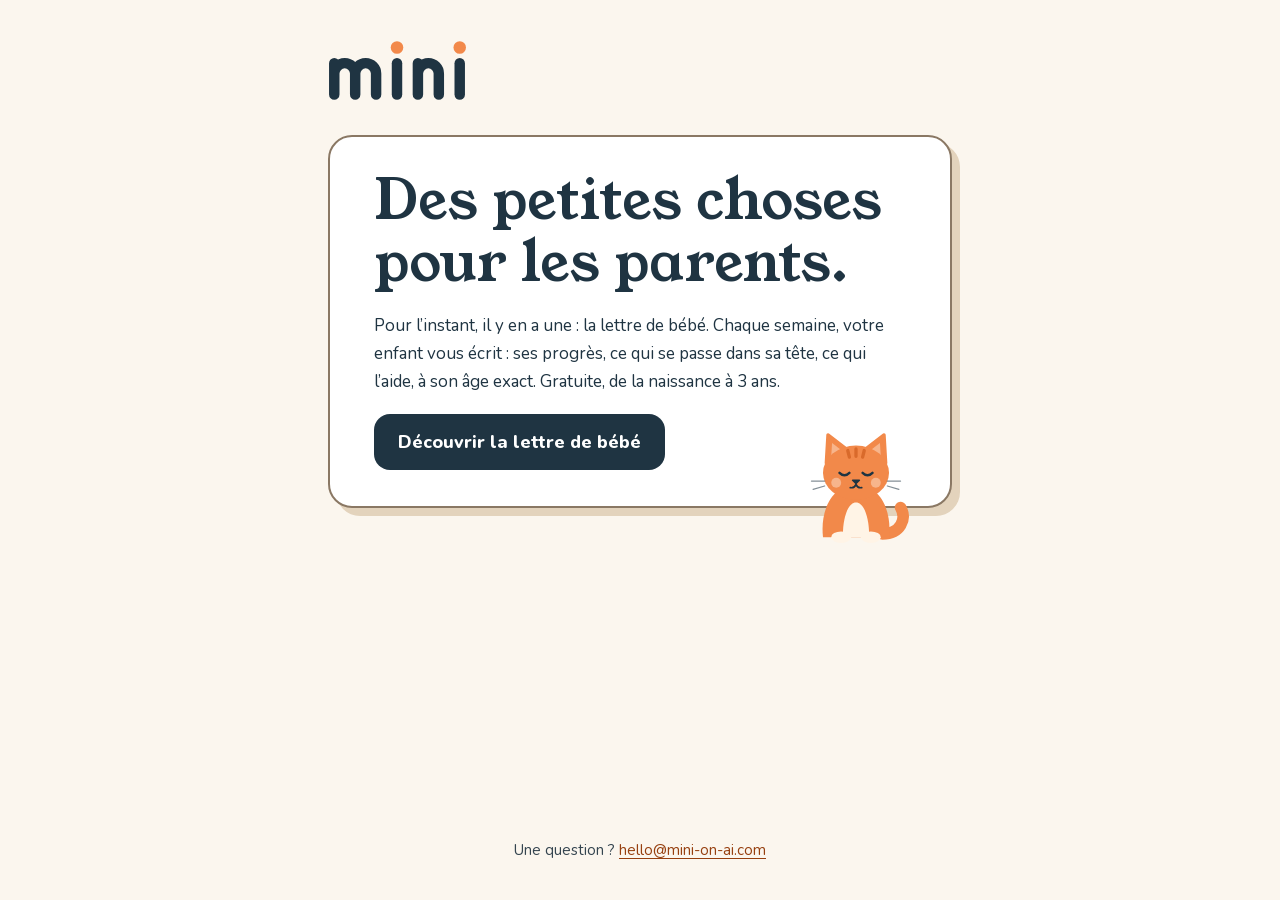
<file: index.html>
<!doctype html>
<html lang="fr">
<head>
  <meta charset="utf-8">
  <meta name="viewport" content="width=device-width, initial-scale=1">
  <title>mini · des petites choses pour les parents</title>
  <meta name="description" content="mini fait des petites choses pour les parents. La première : la lettre de bébé, gratuite, de la naissance à 3 ans.">
  <link rel="canonical" href="https://mini-on-ai.com/">
  <meta property="og:title" content="mini · des petites choses pour les parents">
  <meta property="og:description" content="La première : la lettre de bébé, gratuite, de la naissance à 3 ans.">
  <meta property="og:url" content="https://mini-on-ai.com/">
  <meta name="theme-color" content="#FBF6EE">
  <link rel="icon" type="image/svg+xml" href="/assets/cat-head.svg">
  <link rel="stylesheet" href="/assets/tokens.css">
  <link rel="stylesheet" href="/assets/accueil.css">
</head>
<body>
  <main class="page">
    <img class="logo" src="/assets/mini-wordmark.svg" alt="mini" width="138" height="63">
    <section class="carte">
      <h1>Des petites choses pour les parents.</h1>
      <p>Pour l’instant, il y en a une&nbsp;: la lettre de bébé. Chaque semaine, votre enfant vous écrit&nbsp;: ses progrès, ce qui se passe dans sa tête, ce qui l’aide, à son âge exact. Gratuite, de la naissance à 3&nbsp;ans.</p>
      <a class="bouton" href="https://lettre.mini-on-ai.com/">Découvrir la lettre de bébé</a>
      <img class="chat" src="/assets/cat.svg" alt="" width="132" height="132">
    </section>
  </main>
  <footer class="pied">Une question&nbsp;? <a href="mailto:hello@mini-on-ai.com">hello@mini-on-ai.com</a></footer>
</body>
</html>
</file>
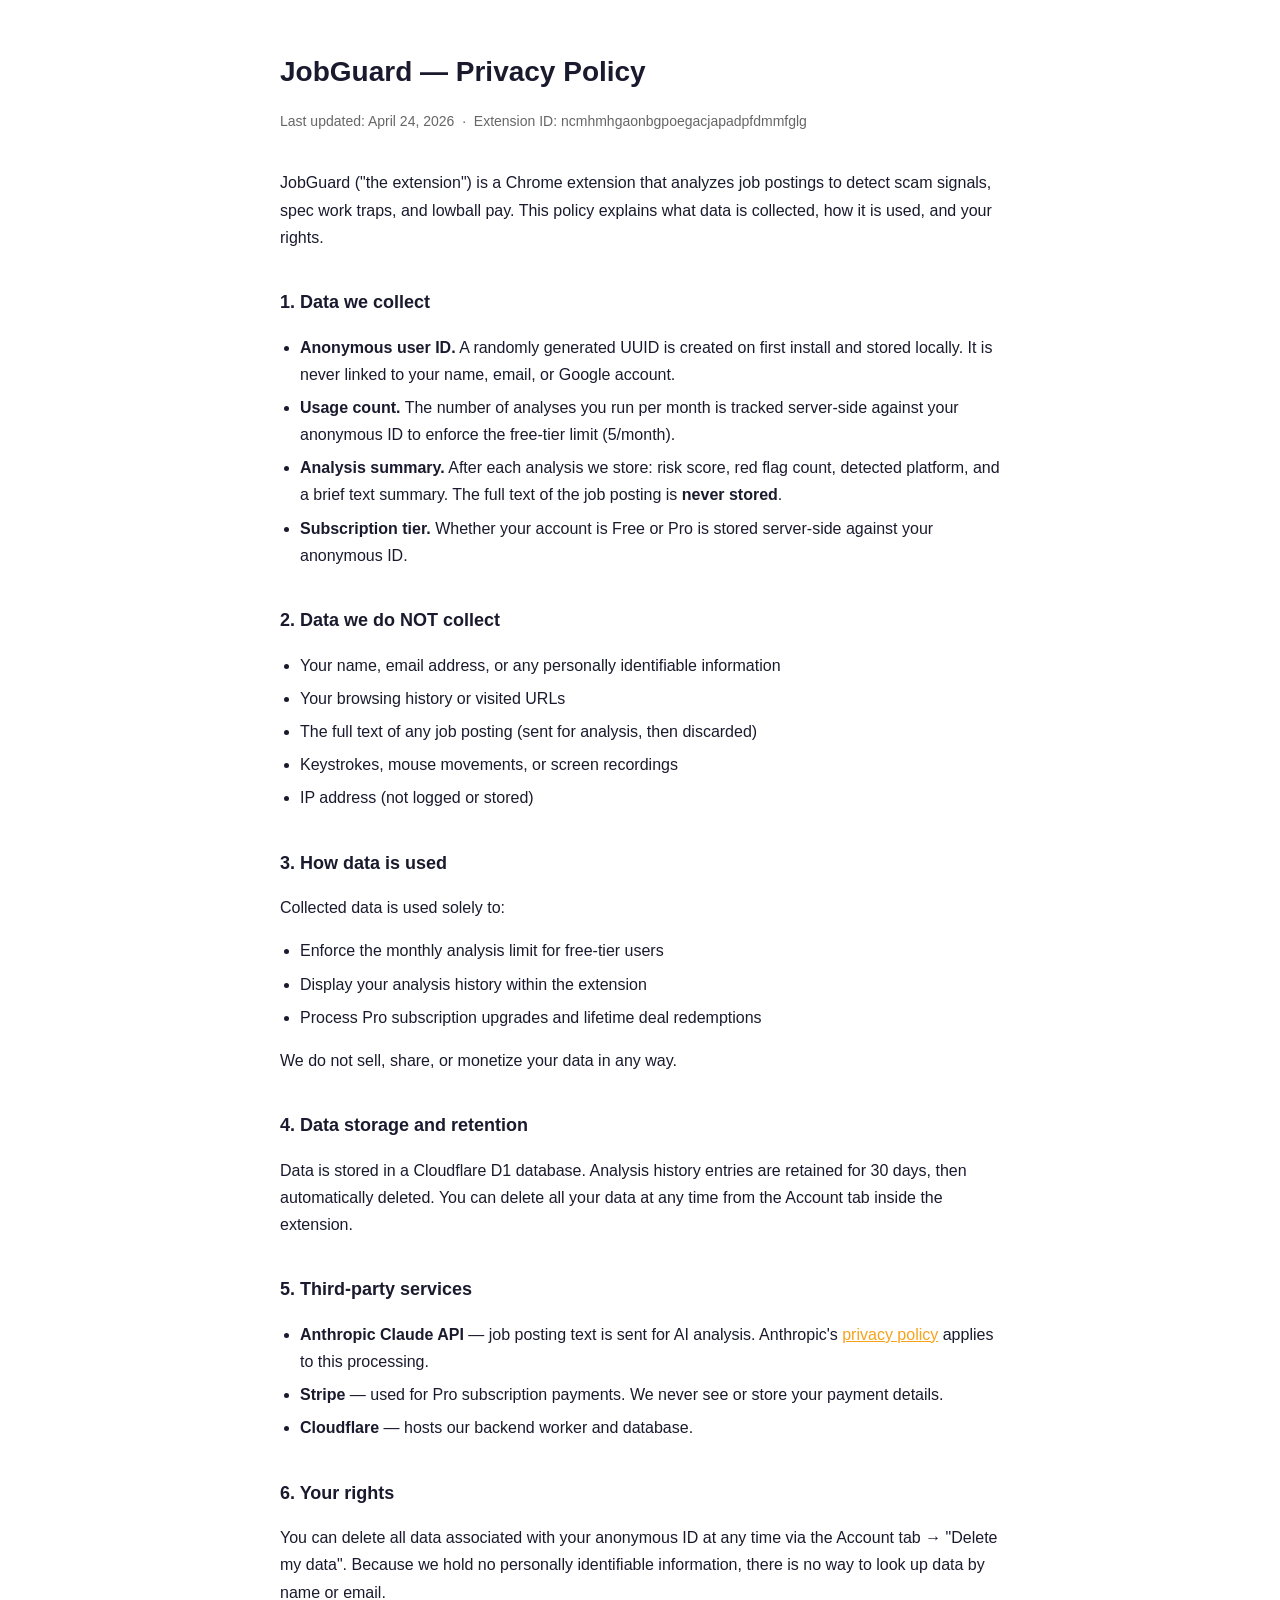
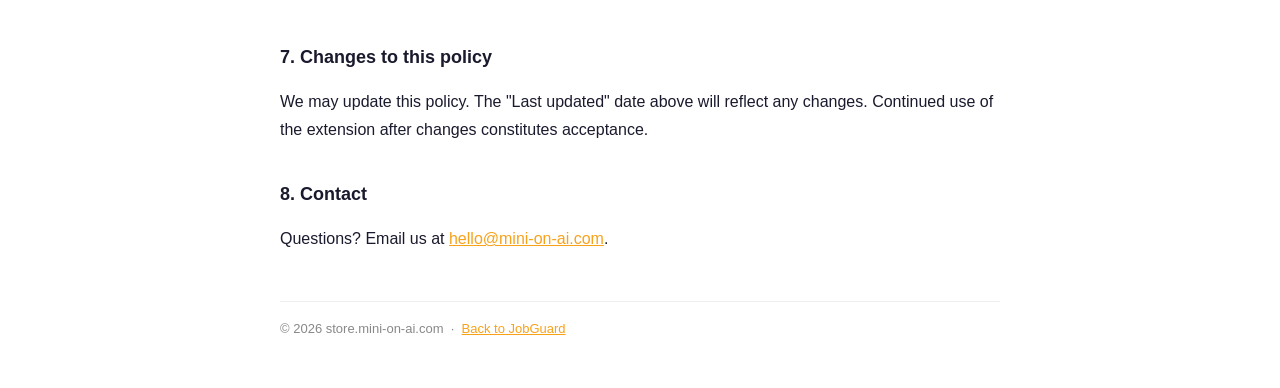
<file: jobguard-privacy.html>
<!DOCTYPE html>
<html lang="en">
<head>
  <base href="https://store.mini-on-ai.com/">
  <meta name="robots" content="noindex, nofollow">
  <meta charset="UTF-8">
  <meta name="viewport" content="width=device-width, initial-scale=1.0">
  <title>JobGuard — Privacy Policy</title>
  <style>
    body { font-family: -apple-system, BlinkMacSystemFont, "Segoe UI", sans-serif; max-width: 720px; margin: 48px auto; padding: 0 24px; color: #1a1a2e; line-height: 1.7; }
    h1 { font-size: 28px; margin-bottom: 4px; }
    h2 { font-size: 18px; margin-top: 36px; }
    .meta { color: #666; font-size: 14px; margin-bottom: 36px; }
    a { color: #f8a21a; }
    ul { padding-left: 20px; }
    li { margin-bottom: 6px; }
    footer { margin-top: 48px; padding-top: 16px; border-top: 1px solid #eee; font-size: 13px; color: #888; }
  </style>
</head>
<body>

<h1>JobGuard — Privacy Policy</h1>
<p class="meta">Last updated: April 24, 2026 &nbsp;·&nbsp; Extension ID: ncmhmhgaonbgpoegacjapadpfdmmfglg</p>

<p>JobGuard ("the extension") is a Chrome extension that analyzes job postings to detect scam signals, spec work traps, and lowball pay. This policy explains what data is collected, how it is used, and your rights.</p>

<h2>1. Data we collect</h2>
<ul>
  <li><strong>Anonymous user ID.</strong> A randomly generated UUID is created on first install and stored locally. It is never linked to your name, email, or Google account.</li>
  <li><strong>Usage count.</strong> The number of analyses you run per month is tracked server-side against your anonymous ID to enforce the free-tier limit (5/month).</li>
  <li><strong>Analysis summary.</strong> After each analysis we store: risk score, red flag count, detected platform, and a brief text summary. The full text of the job posting is <strong>never stored</strong>.</li>
  <li><strong>Subscription tier.</strong> Whether your account is Free or Pro is stored server-side against your anonymous ID.</li>
</ul>

<h2>2. Data we do NOT collect</h2>
<ul>
  <li>Your name, email address, or any personally identifiable information</li>
  <li>Your browsing history or visited URLs</li>
  <li>The full text of any job posting (sent for analysis, then discarded)</li>
  <li>Keystrokes, mouse movements, or screen recordings</li>
  <li>IP address (not logged or stored)</li>
</ul>

<h2>3. How data is used</h2>
<p>Collected data is used solely to:</p>
<ul>
  <li>Enforce the monthly analysis limit for free-tier users</li>
  <li>Display your analysis history within the extension</li>
  <li>Process Pro subscription upgrades and lifetime deal redemptions</li>
</ul>
<p>We do not sell, share, or monetize your data in any way.</p>

<h2>4. Data storage and retention</h2>
<p>Data is stored in a Cloudflare D1 database. Analysis history entries are retained for 30 days, then automatically deleted. You can delete all your data at any time from the Account tab inside the extension.</p>

<h2>5. Third-party services</h2>
<ul>
  <li><strong>Anthropic Claude API</strong> — job posting text is sent for AI analysis. Anthropic's <a href="https://www.anthropic.com/privacy" target="_blank">privacy policy</a> applies to this processing.</li>
  <li><strong>Stripe</strong> — used for Pro subscription payments. We never see or store your payment details.</li>
  <li><strong>Cloudflare</strong> — hosts our backend worker and database.</li>
</ul>

<h2>6. Your rights</h2>
<p>You can delete all data associated with your anonymous ID at any time via the Account tab → "Delete my data". Because we hold no personally identifiable information, there is no way to look up data by name or email.</p>

<h2>7. Changes to this policy</h2>
<p>We may update this policy. The "Last updated" date above will reflect any changes. Continued use of the extension after changes constitutes acceptance.</p>

<h2>8. Contact</h2>
<p>Questions? Email us at <a href="mailto:hello@mini-on-ai.com">hello@mini-on-ai.com</a>.</p>

<footer>
  &copy; 2026 store.mini-on-ai.com &nbsp;·&nbsp; <a href="jobguard.html">Back to JobGuard</a>
</footer>

</body>
</html>
</file>
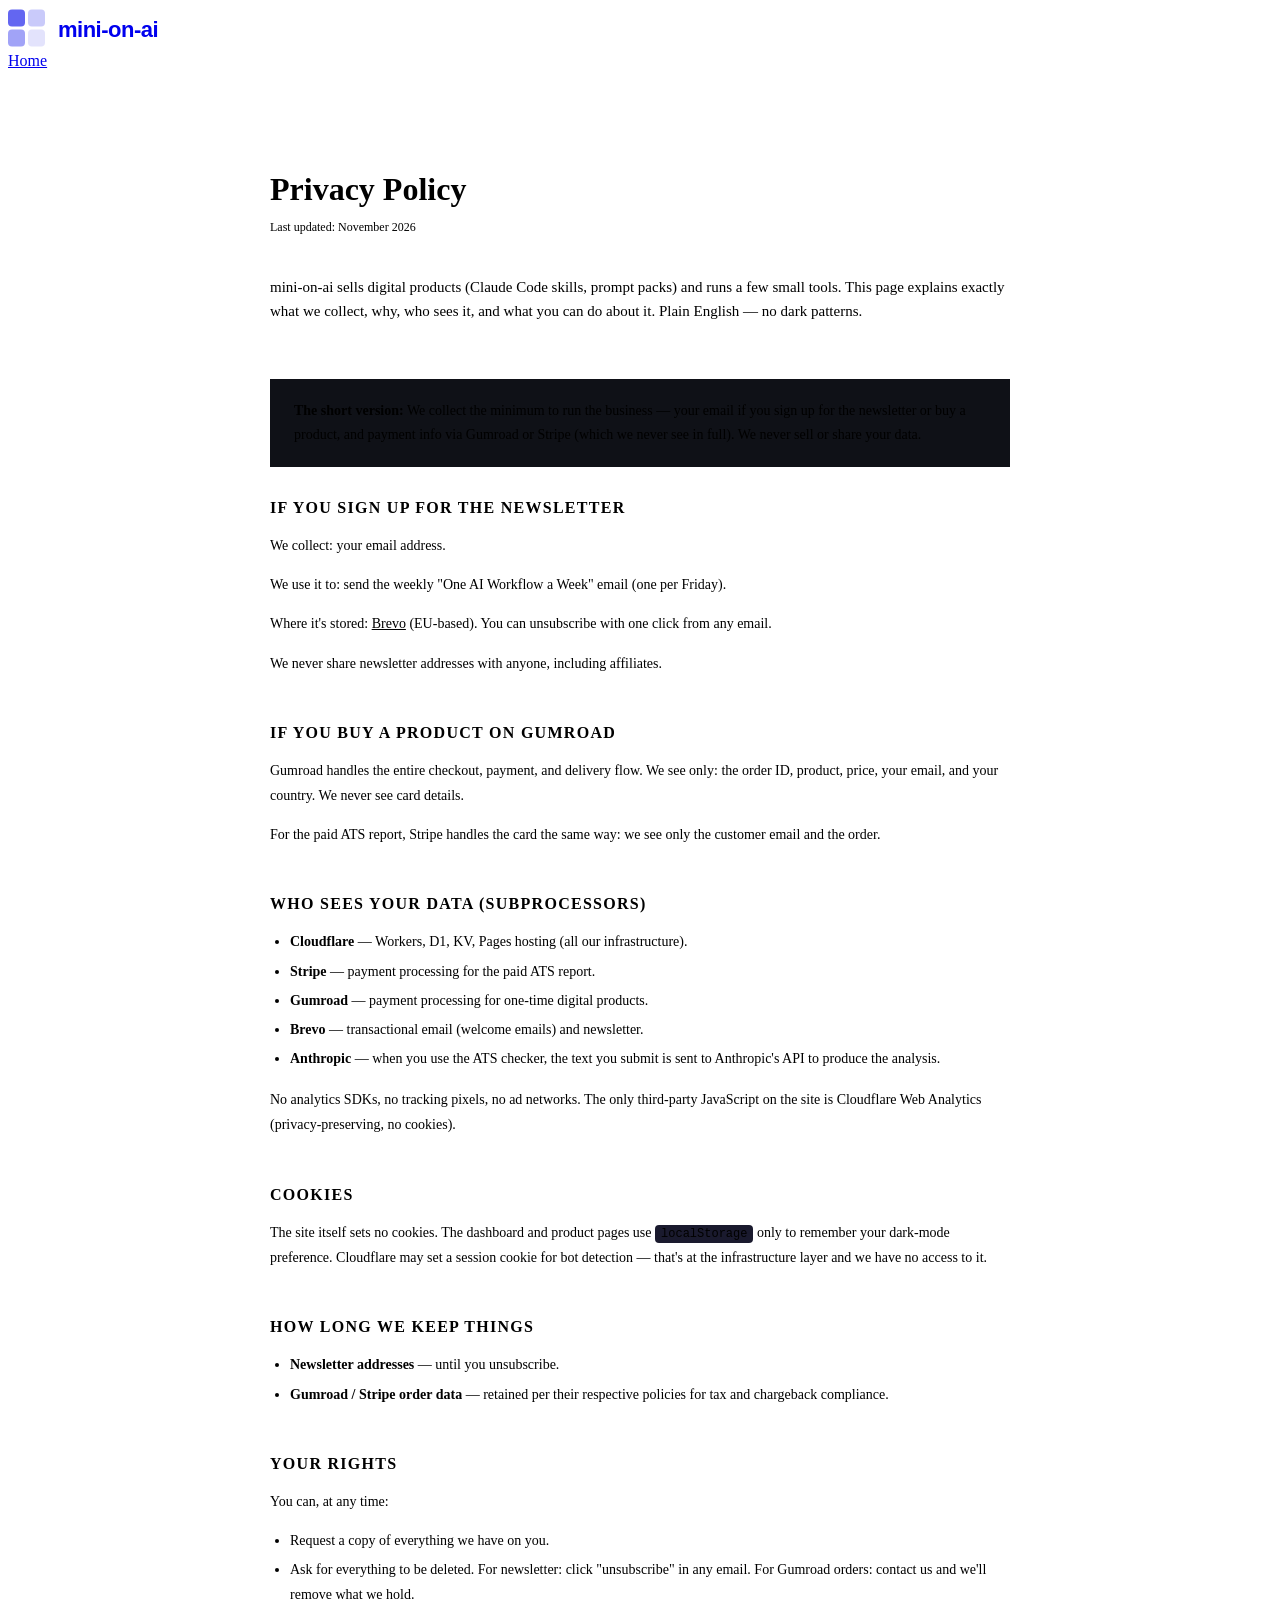
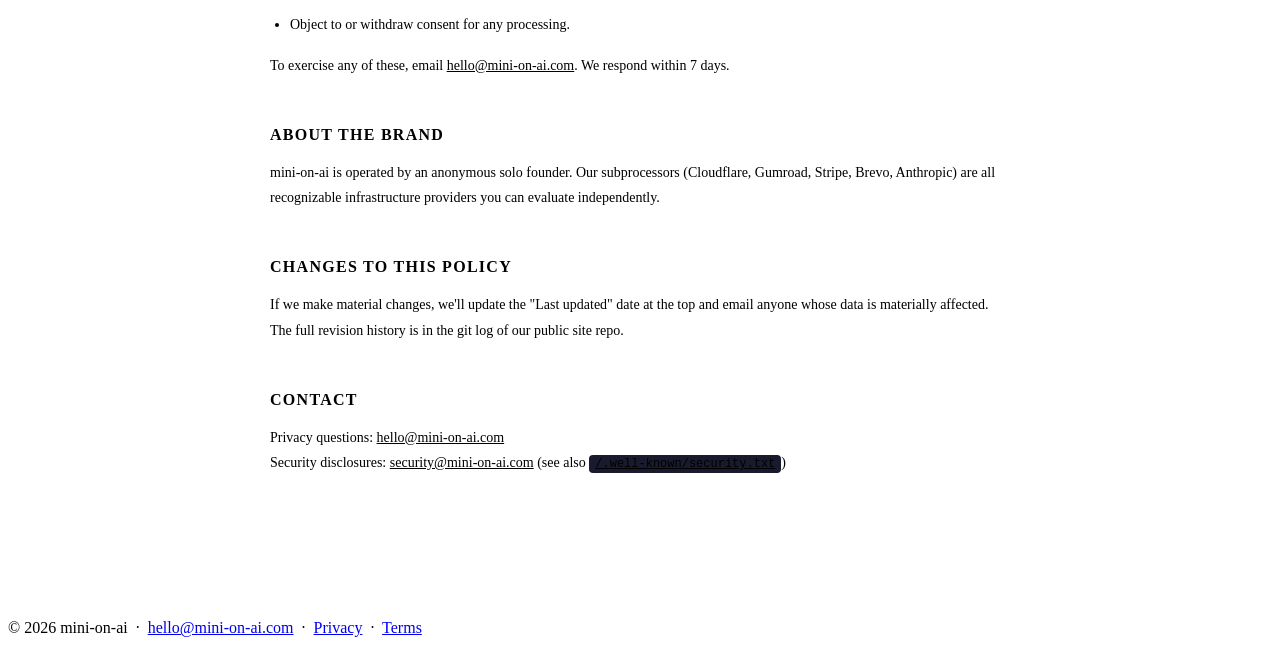
<file: privacy.html>
<!DOCTYPE html>
<html lang="en">
<head>
  <base href="https://store.mini-on-ai.com/">
  <meta name="robots" content="noindex, nofollow">
  <meta charset="UTF-8">
  <meta name="viewport" content="width=device-width, initial-scale=1.0">
  <title>Privacy Policy | mini-on-ai</title>
  <link rel="icon" type="image/svg+xml" href="/favicon.svg">
  <link rel="stylesheet" href="/style.css">
  <meta name="description" content="What data mini-on-ai collects, how we use it, our subprocessors, and your rights.">
  <link rel="canonical" href="https://store.mini-on-ai.com/privacy.html">
  <style>
    .sec-page { max-width: 740px; margin: 0 auto; padding: 80px 24px; }
    .sec-page h1 { font-size: 2rem; font-weight: 700; margin-bottom: 8px; }
    .sec-page .lead { color: var(--text-muted); font-size: 15px; margin-bottom: 56px; line-height: 1.6; }
    .sec-section { margin-bottom: 48px; }
    .sec-section h2 { font-size: 1rem; font-weight: 700; text-transform: uppercase; letter-spacing: .08em; color: var(--brand); margin-bottom: 16px; }
    .sec-section p, .sec-section li { font-size: 14px; color: var(--text-muted); line-height: 1.8; }
    .sec-section ul { padding-left: 20px; margin-top: 8px; }
    .sec-section ul li { margin-bottom: 4px; }
    .sec-section code { font-family: 'SF Mono', monospace; font-size: 12px; background: #1a1a2e; padding: 2px 6px; border-radius: 4px; color: var(--text); }
    .sec-page a { color: var(--brand); }
    .updated { font-size: 12px; color: var(--text-muted); margin-bottom: 40px; }
    .highlight-box {
      background: #0f1117;
      border: 1px solid var(--border-brand);
      border-radius: var(--radius);
      padding: 20px 24px;
      margin-bottom: 32px;
    }
    .highlight-box p { font-size: 14px; color: var(--text); line-height: 1.7; margin: 0; }
    .highlight-box strong { color: var(--brand); }
  </style>
</head>
<body>

<header class="site-header">
  <div class="site-header-inner">
    <a href="/" class="site-logo" aria-label="mini-on-ai home">
      <svg xmlns="http://www.w3.org/2000/svg" viewBox="0 0 200 40" width="200" height="40" fill="none" aria-hidden="true">
        <rect x="0"  y="1.5" width="17" height="17" rx="4" fill="#6366F1"/>
        <rect x="20" y="1.5" width="17" height="17" rx="4" fill="#6366F1" opacity="0.35"/>
        <rect x="0"  y="21.5" width="17" height="17" rx="4" fill="#6366F1" opacity="0.6"/>
        <rect x="20" y="21.5" width="17" height="17" rx="4" fill="#6366F1" opacity="0.18"/>
        <text x="50" y="29" font-family="Inter, -apple-system, BlinkMacSystemFont, 'Segoe UI', sans-serif" font-size="22" font-weight="700" letter-spacing="-0.5" fill="currentColor">mini-on-ai</text>
      </svg>
    </a>
    <nav style="display:flex;gap:16px;align-items:center;">
      <a href="/" class="nav-link">Home</a>
    </nav>
  </div>
</header>

<div class="sec-page">
  <h1>Privacy Policy</h1>
  <p class="updated">Last updated: November 2026</p>

  <p class="lead">mini-on-ai sells digital products (Claude Code skills, prompt packs) and runs a few small tools. This page explains exactly what we collect, why, who sees it, and what you can do about it. Plain English — no dark patterns.</p>

  <div class="highlight-box">
    <p><strong>The short version:</strong> We collect the minimum to run the business — your email if you sign up for the newsletter or buy a product, and payment info via Gumroad or Stripe (which we never see in full). We never sell or share your data.</p>
  </div>

  <!-- Newsletter / contact -->
  <div class="sec-section">
    <h2>If you sign up for the newsletter</h2>
    <p>We collect: your email address.</p>
    <p>We use it to: send the weekly "One AI Workflow a Week" email (one per Friday).</p>
    <p>Where it's stored: <a href="https://www.brevo.com" target="_blank" rel="noopener">Brevo</a> (EU-based). You can unsubscribe with one click from any email.</p>
    <p>We never share newsletter addresses with anyone, including affiliates.</p>
  </div>

  <!-- Purchases -->
  <div class="sec-section">
    <h2>If you buy a product on Gumroad</h2>
    <p>Gumroad handles the entire checkout, payment, and delivery flow. We see only: the order ID, product, price, your email, and your country. We never see card details.</p>
    <p>For the paid ATS report, Stripe handles the card the same way: we see only the customer email and the order.</p>
  </div>

  <!-- Subprocessors -->
  <div class="sec-section">
    <h2>Who sees your data (subprocessors)</h2>
    <ul>
      <li><strong style="color:var(--text);">Cloudflare</strong> — Workers, D1, KV, Pages hosting (all our infrastructure).</li>
      <li><strong style="color:var(--text);">Stripe</strong> — payment processing for the paid ATS report.</li>
      <li><strong style="color:var(--text);">Gumroad</strong> — payment processing for one-time digital products.</li>
      <li><strong style="color:var(--text);">Brevo</strong> — transactional email (welcome emails) and newsletter.</li>
      <li><strong style="color:var(--text);">Anthropic</strong> — when you use the ATS checker, the text you submit is sent to Anthropic's API to produce the analysis.</li>
    </ul>
    <p style="margin-top:12px;">No analytics SDKs, no tracking pixels, no ad networks. The only third-party JavaScript on the site is Cloudflare Web Analytics (privacy-preserving, no cookies).</p>
  </div>

  <!-- Cookies -->
  <div class="sec-section">
    <h2>Cookies</h2>
    <p>The site itself sets no cookies. The dashboard and product pages use <code>localStorage</code> only to remember your dark-mode preference. Cloudflare may set a session cookie for bot detection — that's at the infrastructure layer and we have no access to it.</p>
  </div>

  <!-- Retention -->
  <div class="sec-section">
    <h2>How long we keep things</h2>
    <ul>
      <li><strong style="color:var(--text);">Newsletter addresses</strong> — until you unsubscribe.</li>
      <li><strong style="color:var(--text);">Gumroad / Stripe order data</strong> — retained per their respective policies for tax and chargeback compliance.</li>
    </ul>
  </div>

  <!-- Your rights -->
  <div class="sec-section">
    <h2>Your rights</h2>
    <p>You can, at any time:</p>
    <ul>
      <li>Request a copy of everything we have on you.</li>
      <li>Ask for everything to be deleted. For newsletter: click "unsubscribe" in any email. For Gumroad orders: contact us and we'll remove what we hold.</li>
      <li>Object to or withdraw consent for any processing.</li>
    </ul>
    <p style="margin-top:12px;">To exercise any of these, email <a href="mailto:hello@mini-on-ai.com">hello@mini-on-ai.com</a>. We respond within 7 days.</p>
  </div>

  <!-- Anonymous brand note -->
  <div class="sec-section">
    <h2>About the brand</h2>
    <p>mini-on-ai is operated by an anonymous solo founder. Our subprocessors (Cloudflare, Gumroad, Stripe, Brevo, Anthropic) are all recognizable infrastructure providers you can evaluate independently.</p>
  </div>

  <!-- Changes -->
  <div class="sec-section">
    <h2>Changes to this policy</h2>
    <p>If we make material changes, we'll update the "Last updated" date at the top and email anyone whose data is materially affected. The full revision history is in the git log of our public site repo.</p>
  </div>

  <!-- Contact -->
  <div class="sec-section">
    <h2>Contact</h2>
    <p>Privacy questions: <a href="mailto:hello@mini-on-ai.com">hello@mini-on-ai.com</a><br>
    Security disclosures: <a href="mailto:security@mini-on-ai.com">security@mini-on-ai.com</a> (see also <a href="/.well-known/security.txt"><code>/.well-known/security.txt</code></a>)</p>
  </div>

</div>

<footer class="site-footer">
  <p>&copy; 2026 mini-on-ai &nbsp;·&nbsp; <a href="mailto:hello@mini-on-ai.com">hello@mini-on-ai.com</a> &nbsp;·&nbsp; <a href="/privacy">Privacy</a> &nbsp;·&nbsp; <a href="/terms">Terms</a></p>
</footer>

</body>
</html>
</file>
<file: assets/tokens.css>
/* mini · La lettre de bébé — tokens v2
   Ratios de contraste en commentaire, contre les fonds indiqués.
   Règle : texte courant et petit texte ≥ 7:1, liens / surtitres / erreurs ≥ 4,5:1,
   contours porteurs de sens ≥ 3:1. */
@import url("fonts.css");

:root {
  /* ---------- Fonds ---------- */
  --lait: #FBF6EE;            /* page */
  --carte: #FFFFFF;           /* cartes, formulaire, lettre */
  --sable: #F3E9DB;           /* bandes, fond d’email */

  /* ---------- Texte ---------- */
  --encre: #1F3442;           /* texte courant, bouton — 12,9 blanc · 12,0 lait · 10,7 sable / argile clair */
  --encre-hover: #142430;
  --encre-douce: #34444F;     /* petit texte — 10,1 blanc · 9,4 lait · 8,4 sable (avant #4C5E69, 5,6 à 6,7) */
  --lien: #963F0F;            /* liens, surtitres — 7,0 blanc · 6,5 lait · 5,8 sable (avant #B04E12, 4,4 sur sable) */
  --lien-hover: #6F2E0B;
  --erreur: #A51C12;          /* 7,6 blanc · 7,0 sur --erreur-fond */
  --erreur-fond: #FFF4F1;
  --succes: #2A5E41;          /* coches, validation — 7,6 blanc */

  /* ---------- Contours (≥ 3:1) ---------- */
  --trait: #8A7864;           /* cartes, lettre, filets FAQ — 4,2 blanc · 3,9 lait · 3,5 sable */
  --champ-bord: #7A6855;      /* champs, listes, case, sélecteur — 5,3 blanc · 5,0 lait */
  --ombre-pleine: #E3D3BC;    /* ombre décalée sous les cartes principales */

  /* ---------- Encarts : fond clair + bord moyen ---------- */
  --beurre: #F7D98A;  --beurre-clair: #FCF0CF;  --beurre-bord: #A27B1F;   /* bord 3,9 blanc */
  --ciel: #BCD7E6;    --ciel-clair: #E3EEF4;    --ciel-bord: #4F82A3;     /* bord 4,2 blanc */
  --tilleul: #A9C8A0; --tilleul-clair: #E6F0E1; --tilleul-bord: #5E8C66;  /* bord 3,9 blanc */
  --argile: #E9B9A3;  --argile-clair: #FBE6DC;  --argile-bord: #B5674C;   /* bord 4,2 blanc */

  /* ---------- Décor (jamais pour du texte) ---------- */
  --mandarine: #F2894A;       /* le chat, filet sous les rubriques de l’email */

  /* ---------- Illustration ---------- */
  --terracotta: #A2553B;
  --tilleul-fonce: #4E7D57;
  --ciel-fonce: #4F7FA0;
  --scene-nuit: #1F3A52;      /* canapé enfant 1 */
  --scene-sapin: #21443A;     /* canapé enfant 2 */
  --scene-lin: #F5E6C4;       /* canapé enfant 3 */
  --scene-brume: #DCEAF2;     /* canapé enfant 4 */

  /* ---------- Focus ---------- */
  --focus: #2F62D6;           /* 4,6 à 5,5 sur tous les fonds clairs */

  /* ---------- Typo ---------- */
  --f-titre: "Young Serif", Georgia, serif;
  --f-texte: "Nunito", "Trebuchet MS", system-ui, sans-serif;
  --t-h1: clamp(1.94rem, 1.4rem + 2.6cqi, 3.625rem);
  --t-h2: clamp(1.69rem, 1.25rem + 1.6cqi, 2.5rem);
  --t-titre-lettre: clamp(1.875rem, 1.375rem + 2cqi, 2.5rem);
  --t-rubrique: clamp(1.44rem, 1.19rem + 1cqi, 1.69rem);
  --t-h3: 1.44rem;
  --t-texte: 1.0625rem;       /* 17 px site, 18 px dans la lettre */
  --t-lettre: 1.125rem;
  --t-libelle: 1rem;          /* 800 */
  --t-petit: 0.9375rem;       /* 15 px, jamais moins de 14 px */
  --t-surtitre: 0.875rem;     /* 800, capitales, +0.06em */

  /* ---------- Espaces, rayons ---------- */
  --e-1: .25rem; --e-2: .5rem; --e-3: .75rem; --e-4: 1rem; --e-5: 1.25rem; --e-6: 1.5rem;
  --e-8: 2rem; --e-10: 2.5rem; --e-18: 4.5rem;
  --gouttiere: clamp(16px, 4cqi, 48px);
  --r-champ: 12px; --r-case: 14px; --r-bouton: 16px; --r-encart: 18px; --r-carte: 24px; --r-pastille: 999px;
  --cible-min: 44px;
}

:focus-visible { outline: 3px solid var(--focus); outline-offset: 3px; }

@media (prefers-reduced-motion: reduce) {
  *, *::before, *::after { animation: none !important; transition: none !important; }
}

/* Email, mode sombre (Apple Mail, Outlook Mac/iOS ; [data-ogsc] pour Outlook.com) */
:root {
  --sombre-fond: #14212A; --sombre-carte: #1C2C37; --sombre-entete: #18262F;
  --sombre-texte: #F4EDE3;   /* 14,1 fond · 12,3 carte */
  --sombre-douce: #D9D2C7;   /* 10,9 fond · 9,6 carte */
  --sombre-lien: #F6B48A;    /* 9,2 fond · 8,1 carte ; aussi fond du bouton, texte #14212A */
  --sombre-bord: #7F95A5;    /* 5,3 fond */
  --sombre-tilleul: #22362B; --sombre-tilleul-bord: #6F9C78;
  --sombre-beurre: #3A3220;  --sombre-beurre-bord: #C9A54A;
  --sombre-ciel: #1E3242;    --sombre-ciel-bord: #6D9CC0;
  --sombre-argile: #3B2620;  --sombre-argile-bord: #CF8A70;
}
</file>
<file: assets/accueil.css>
/* mini — the home of the domain. Same tokens and fonts as the letter (lettre.mini-on-ai.com). */
*, *::before, *::after { box-sizing: border-box; }
html { -webkit-text-size-adjust: 100%; }
body { margin: 0; min-height: 100vh; display: flex; flex-direction: column; background: var(--lait); color: var(--encre); font-family: var(--f-texte); font-size: var(--t-texte); line-height: 1.75rem; container-type: inline-size; }
a { color: var(--lien); text-underline-offset: 3px; }
a:hover { color: var(--lien-hover); text-decoration-thickness: 2px; }
:focus-visible { outline: 3px solid var(--focus); outline-offset: 3px; border-radius: 6px; }
.page { flex: 1; width: min(100%, 720px); margin-inline: auto; padding: 40px var(--gouttiere) 32px; display: flex; flex-direction: column; gap: 32px; }
.logo { display: block; width: 138px; height: 63px; }
.carte { position: relative; background: var(--carte); border: 2px solid var(--trait); border-radius: var(--r-carte); box-shadow: 8px 8px 0 var(--ombre-pleine); padding: 32px clamp(20px, 5cqi, 44px) 36px; display: flex; flex-direction: column; gap: 18px; }
h1 { margin: 0; font-family: var(--f-titre); font-weight: 400; font-size: var(--t-h1); line-height: 1.12; text-wrap: balance; max-width: 16ch; }
p { margin: 0; max-width: 56ch; }
.surtitre { font-size: var(--t-surtitre); font-weight: 800; letter-spacing: .06em; text-transform: uppercase; color: var(--lien); }
.bouton { align-self: flex-start; display: inline-flex; align-items: center; min-height: 3.5rem; padding: 14px 24px; border-radius: var(--r-bouton); background: var(--encre); color: #fff; font-size: 1.125rem; font-weight: 800; text-decoration: none; }
.bouton:hover { background: var(--encre-hover); color: #fff; }
.chat { position: absolute; right: clamp(8px, 3cqi, 28px); bottom: -46px; width: clamp(96px, 18cqi, 132px); height: auto; }
.pied { padding: 28px var(--gouttiere) 36px; text-align: center; font-size: var(--t-petit); color: var(--encre-douce); }
@media (max-width: 520px) { .chat { display: none; } }
</file>
